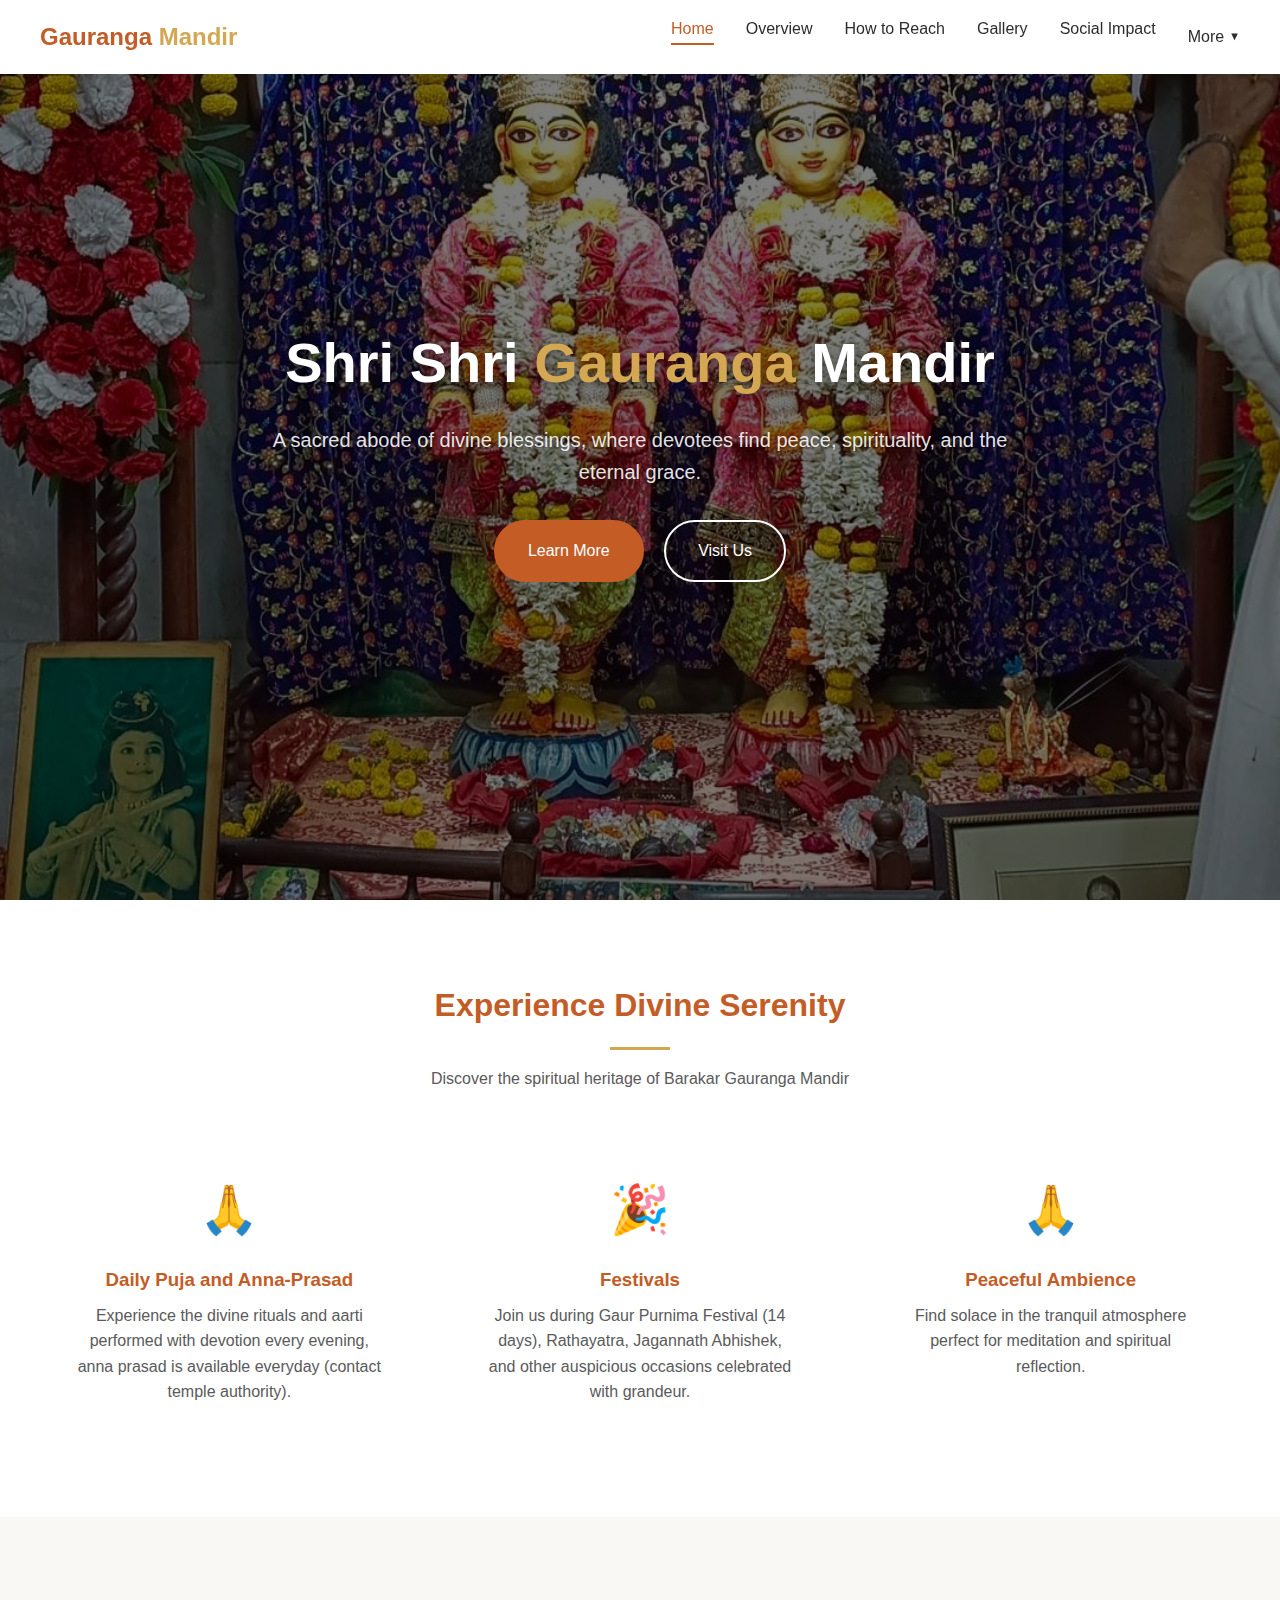
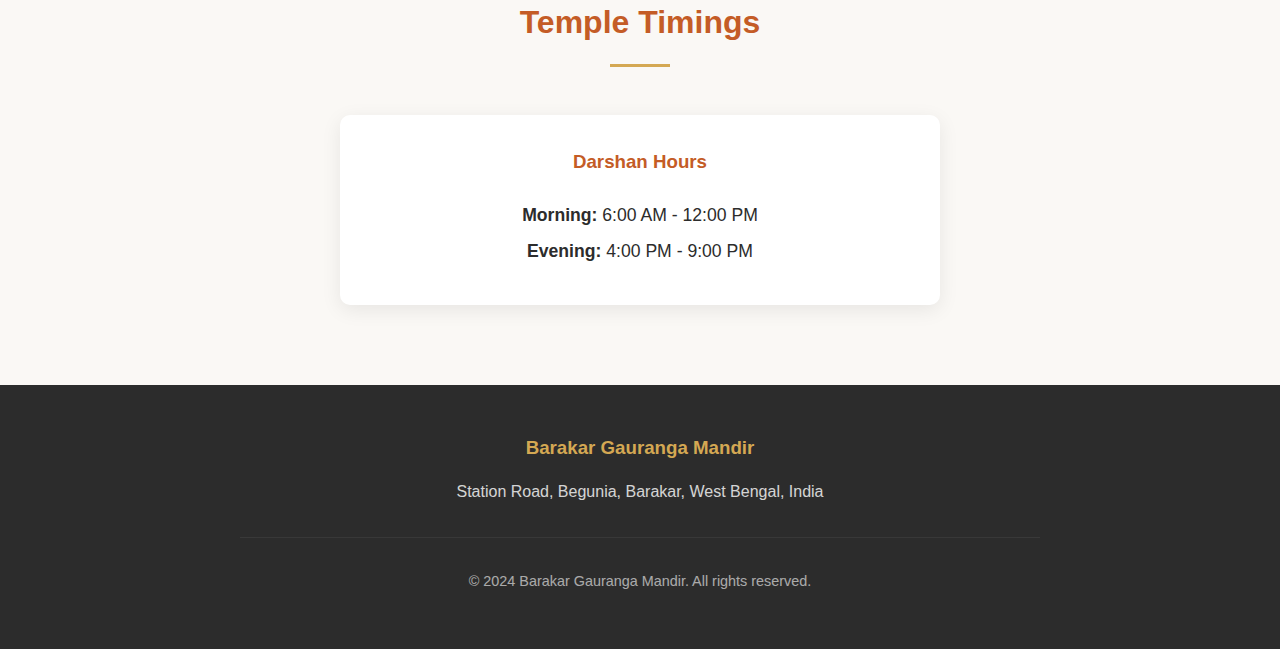
<file: index.html>
<!DOCTYPE html>
<html lang="en">
<head>
  <meta charset="UTF-8">
  <meta name="viewport" content="width=device-width, initial-scale=1.0">
  <title>Shri Shri Gauranga Mandir</title>
  <link rel="stylesheet" href="css/style.css">
</head>
<body>
  <nav>
    <div class="container">
      <a href="index.html" class="logo">Gauranga <span>Mandir</span></a>
      <div class="menu-toggle" onclick="toggleMenu()">
        <span></span>
        <span></span>
        <span></span>
      </div>
      <ul id="nav-menu">
        <li><a href="index.html" class="active">Home</a></li>
        <li><a href="overview.html">Overview</a></li>
        <li><a href="how-to-reach.html">How to Reach</a></li>
        <li><a href="gallery.html">Gallery</a></li>
        <li><a href="social-impact.html">Social Impact</a></li>
        <li class="dropdown">
          <a href="#" class="dropdown-toggle" onclick="toggleDropdown(event)">More <span class="dropdown-arrow">▼</span></a>
          <ul class="dropdown-menu">
            <li><a href="#">Events</a></li>
            <li><a href="#">Donations</a></li>
            <li><a href="#">Volunteer</a></li>
            <li><a href="#">Contact Us</a></li>
          </ul>
        </li>
      </ul>
    </div>
  </nav>

  <section class="hero">
    <div class="hero-content">
      <h1>Shri Shri <span>Gauranga</span> Mandir</h1>
      <p>A sacred abode of divine blessings, where devotees find peace, spirituality, and the eternal grace.</p>
      <a href="overview.html" class="btn">Learn More</a>
      <a href="how-to-reach.html" class="btn btn-outline">Visit Us</a>
    </div>
  </section>

  <section class="features">
    <div class="container">
      <div class="section-title">
        <h2>Experience Divine Serenity</h2>
        <div class="divider"></div>
        <p>Discover the spiritual heritage of Barakar Gauranga Mandir</p>
      </div>
      <div class="features-grid">
        <div class="feature-card">
          <div class="icon">🙏</div>
          <h3>Daily Puja and Anna-Prasad</h3>
          <p>Experience the divine rituals and aarti performed with devotion every evening, anna prasad is available everyday (contact temple authority).</p>
        </div>
        <div class="feature-card">
          <div class="icon">🎉</div>
          <h3>Festivals</h3>
          <p>Join us during Gaur Purnima Festival (14 days), Rathayatra, Jagannath Abhishek, and other auspicious occasions celebrated with grandeur.</p>
        </div>
        <div class="feature-card">
          <div class="icon">🙏</div>
          <h3>Peaceful Ambience</h3>
          <p>Find solace in the tranquil atmosphere perfect for meditation and spiritual reflection.</p>
        </div>
      </div>
    </div>
  </section>

  <section>
    <div class="container">
      <div class="section-title">
        <h2>Temple Timings</h2>
        <div class="divider"></div>
      </div>
      <div class="card" style="max-width: 600px; margin: 0 auto; text-align: center;">
        <h3 style="color: var(--primary); margin-bottom: 1.5rem;">Darshan Hours</h3>
        <p style="font-size: 1.1rem; margin-bottom: 0.5rem;"><strong>Morning:</strong> 6:00 AM - 12:00 PM</p>
        <p style="font-size: 1.1rem; margin-bottom: 0.5rem;"><strong>Evening:</strong> 4:00 PM - 9:00 PM</p>
      </div>
    </div>
  </section>

  <footer>
    <div class="container">
      <h3>Barakar Gauranga Mandir</h3>
      <p>Station Road, Begunia, Barakar, West Bengal, India</p>
      <p class="copyright">&copy; 2024 Barakar Gauranga Mandir. All rights reserved.</p>
    </div>
  </footer>

  <script src="js/main.js"></script>
</body>
</html>
</file>
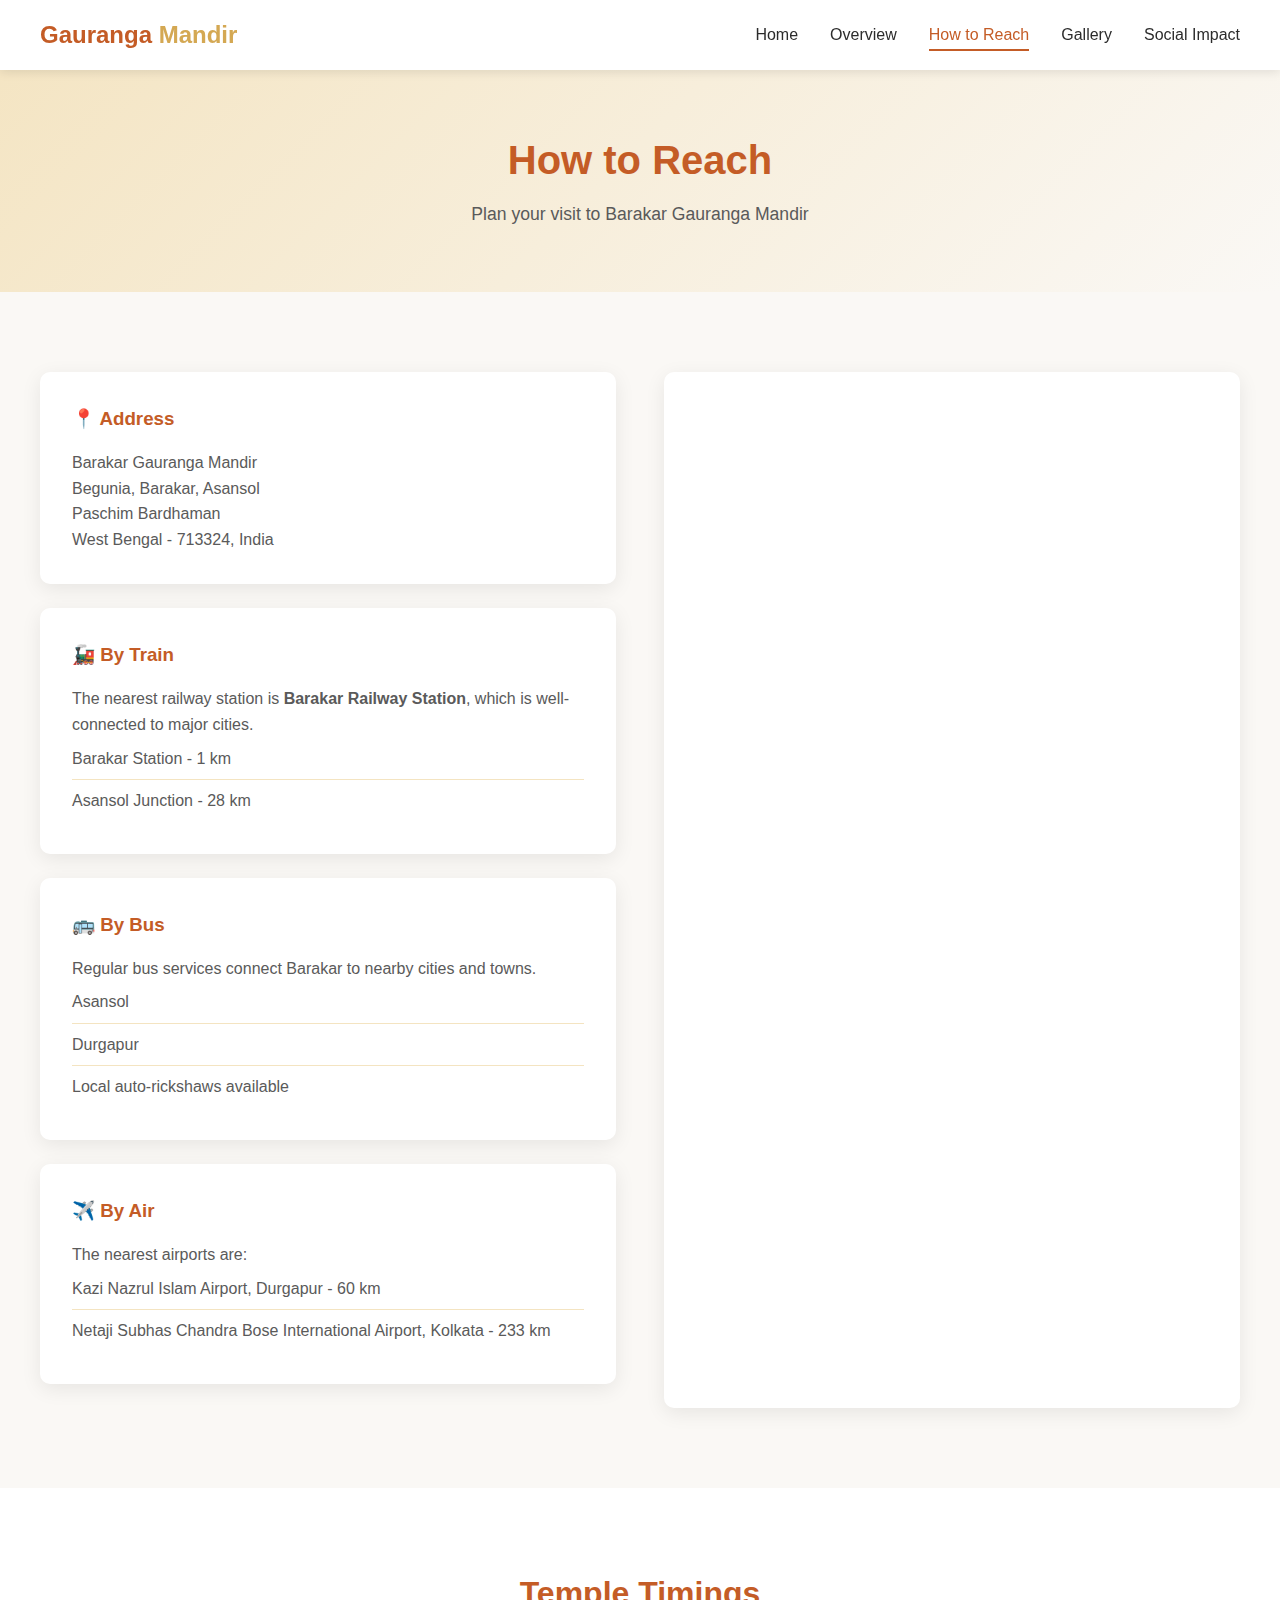
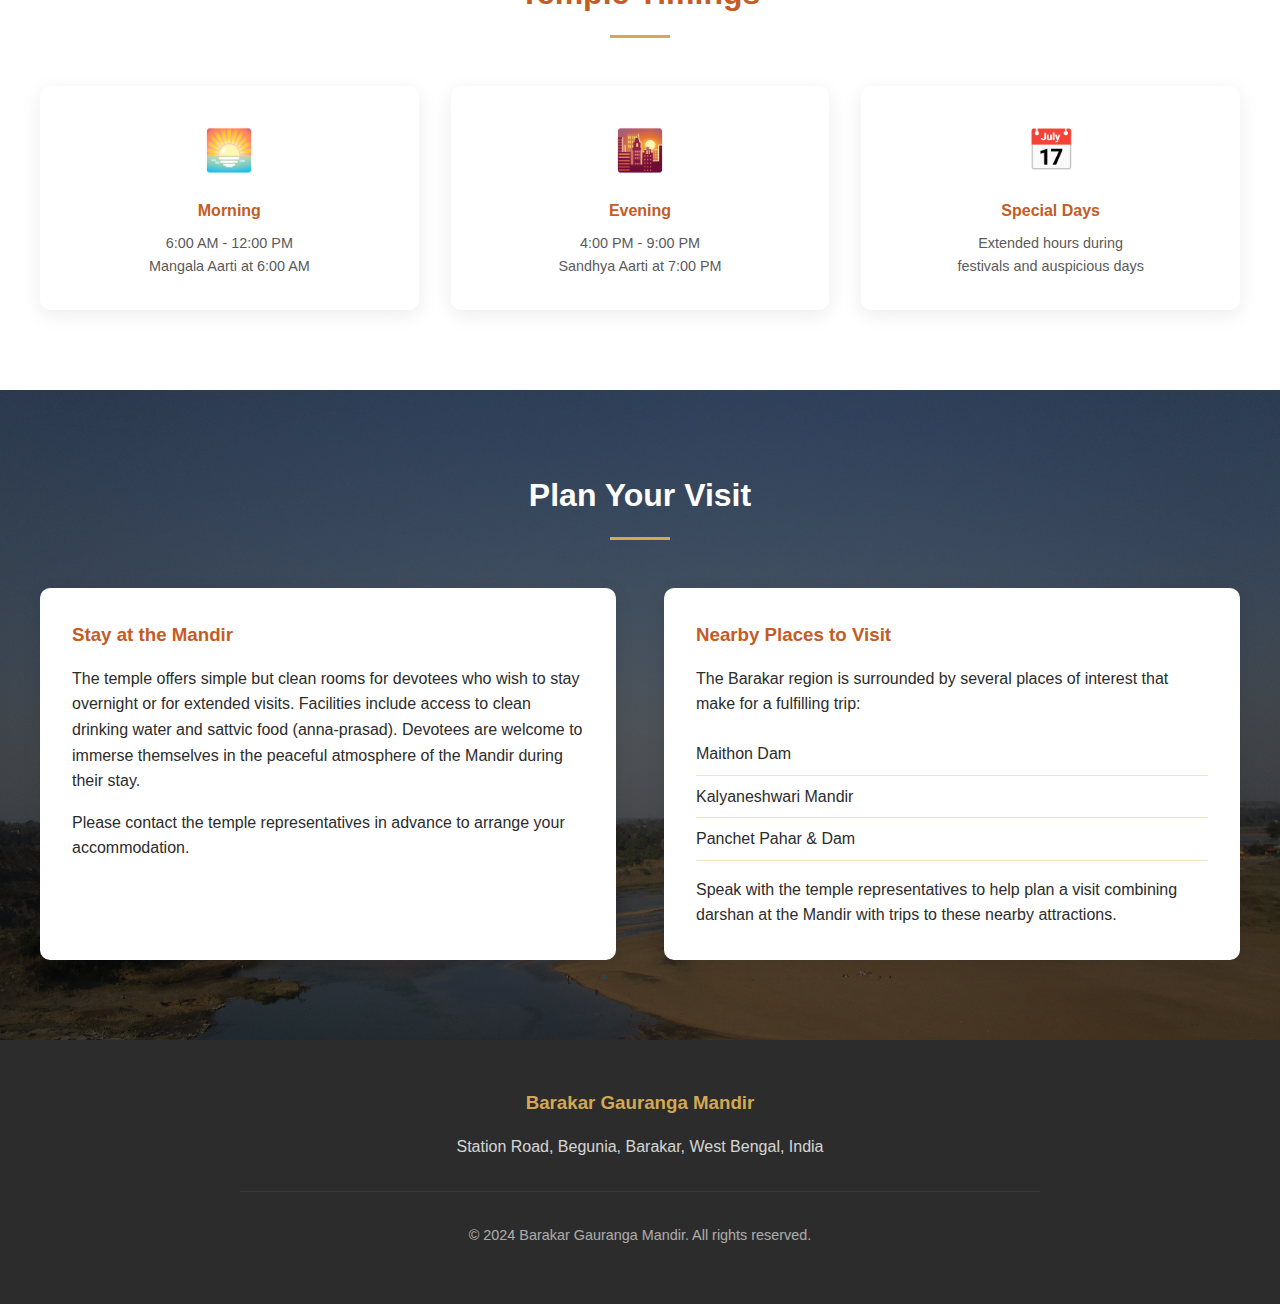
<file: how-to-reach.html>
<!DOCTYPE html>
<html lang="en">
<head>
  <meta charset="UTF-8">
  <meta name="viewport" content="width=device-width, initial-scale=1.0">
  <title>How to Reach - Barakar Gauranga Mandir</title>
  <link rel="stylesheet" href="css/style.css">
</head>
<body>
  <nav>
    <div class="container">
      <a href="index.html" class="logo">Gauranga <span>Mandir</span></a>
      <div class="menu-toggle" onclick="toggleMenu()">
        <span></span>
        <span></span>
        <span></span>
      </div>
      <ul id="nav-menu">
        <li><a href="index.html">Home</a></li>
        <li><a href="overview.html">Overview</a></li>
        <li><a href="how-to-reach.html" class="active">How to Reach</a></li>
        <li><a href="gallery.html">Gallery</a></li>
        <li><a href="social-impact.html">Social Impact</a></li>
<!--        <li class="dropdown">-->
<!--          <a href="#" class="dropdown-toggle" onclick="toggleDropdown(event)">More <span class="dropdown-arrow">▼</span></a>-->
<!--          <ul class="dropdown-menu">-->
<!--            <li><a href="#">Events</a></li>-->
<!--            <li><a href="#">Donations</a></li>-->
<!--            <li><a href="#">Volunteer</a></li>-->
<!--            <li><a href="#">Contact Us</a></li>-->
<!--          </ul>-->
<!--        </li>-->
      </ul>
    </div>
  </nav>

  <header class="page-header">
    <h1>How to Reach</h1>
    <p>Plan your visit to Barakar Gauranga Mandir</p>
  </header>

  <section>
    <div class="container">
      <div class="reach-grid">
        <div class="reach-info">
          <div class="card">
            <h3>📍 Address</h3>
            <p>Barakar Gauranga Mandir<br>
            Begunia, Barakar, Asansol<br>
            Paschim Bardhaman<br>
            West Bengal - 713324, India</p>
          </div>

          <div class="card">
            <h3>🚂 By Train</h3>
            <p>The nearest railway station is <strong>Barakar Railway Station</strong>, which is well-connected to major cities.</p>
            <ul>
              <li>Barakar Station - 1 km</li>
              <li>Asansol Junction - 28 km</li>
            </ul>
          </div>

          <div class="card">
            <h3>🚌 By Bus</h3>
            <p>Regular bus services connect Barakar to nearby cities and towns.</p>
            <ul>
              <li>Asansol</li>
              <li>Durgapur</li>
              <li>Local auto-rickshaws available</li>
            </ul>
          </div>

          <div class="card">
            <h3>✈️ By Air</h3>
            <p>The nearest airports are:</p>
            <ul>
              <li>Kazi Nazrul Islam Airport, Durgapur - 60 km</li>
              <li>Netaji Subhas Chandra Bose International Airport, Kolkata - 233 km</li>
            </ul>
          </div>
        </div>

        <div class="map-container">
          <iframe src="https://www.google.com/maps/embed?pb=!1m18!1m12!1m3!1d938984.6318010647!2d86.96925846943684!3d23.17353145326292!2m3!1f0!2f0!3f0!3m2!1i1024!2i768!4f13.1!3m3!1m2!1s0x39f6dd47afe08ee1%3A0x445f7c3ff85c96d5!2sGouranga%20Mandir%20(Barakar)!5e0!3m2!1sen!2sin!4v1771424382144!5m2!1sen!2sin" style="border:0;" allowfullscreen="" loading="lazy" referrerpolicy="no-referrer-when-downgrade"></iframe>
        </div>
      </div>
    </div>
  </section>

  <section style="background: var(--white);">
    <div class="container">
      <div class="section-title">
        <h2>Temple Timings</h2>
        <div class="divider"></div>
      </div>
      <div class="highlights">
        <div class="card highlight-item">
          <div class="icon">🌅</div>
          <h4>Morning</h4>
          <p>6:00 AM - 12:00 PM<br>Mangala Aarti at 6:00 AM</p>
        </div>
        <div class="card highlight-item">
          <div class="icon">🌇</div>
          <h4>Evening</h4>
          <p>4:00 PM - 9:00 PM<br>Sandhya Aarti at 7:00 PM</p>
        </div>
        <div class="card highlight-item">
          <div class="icon">📅</div>
          <h4>Special Days</h4>
          <p>Extended hours during<br>festivals and auspicious days</p>
        </div>
      </div>
    </div>
  </section>

  <section style="background: linear-gradient(rgba(0,0,0,0.6), rgba(0,0,0,0.6)), url('images/Barakar_River3.JPG') center/cover no-repeat;">
    <div class="container">
      <div class="section-title">
        <h2 style="color: var(--white);">Plan Your Visit</h2>
        <div class="divider"></div>
      </div>
      <div class="reach-grid">
        <div class="card">
          <h3 style="color: var(--primary); margin-bottom: 1rem;">Stay at the Mandir</h3>
          <p style="margin-bottom: 1rem;">The temple offers simple but clean rooms for devotees who wish to stay overnight or for extended visits. Facilities include access to clean drinking water and sattvic food (anna-prasad). Devotees are welcome to immerse themselves in the peaceful atmosphere of the Mandir during their stay.</p>
          <p>Please contact the temple representatives in advance to arrange your accommodation.</p>
        </div>
        <div class="card">
          <h3 style="color: var(--primary); margin-bottom: 1rem;">Nearby Places to Visit</h3>
          <p style="margin-bottom: 1rem;">The Barakar region is surrounded by several places of interest that make for a fulfilling trip:</p>
          <ul style="list-style: none; padding: 0;">
            <li style="padding: 0.5rem 0; border-bottom: 1px solid var(--secondary);">Maithon Dam</li>
            <li style="padding: 0.5rem 0; border-bottom: 1px solid var(--secondary);">Kalyaneshwari Mandir</li>
            <li style="padding: 0.5rem 0; border-bottom: 1px solid var(--secondary);">Panchet Pahar &amp; Dam</li>
          </ul>
          <p style="margin-top: 1rem;">Speak with the temple representatives to help plan a visit combining darshan at the Mandir with trips to these nearby attractions.</p>
        </div>
      </div>
    </div>
  </section>

  <footer>
    <div class="container">
      <h3>Barakar Gauranga Mandir</h3>
      <p>Station Road, Begunia, Barakar, West Bengal, India</p>
      <p class="copyright">&copy; 2024 Barakar Gauranga Mandir. All rights reserved.</p>
    </div>
  </footer>

  <script src="js/main.js"></script>
</body>
</html>
</file>
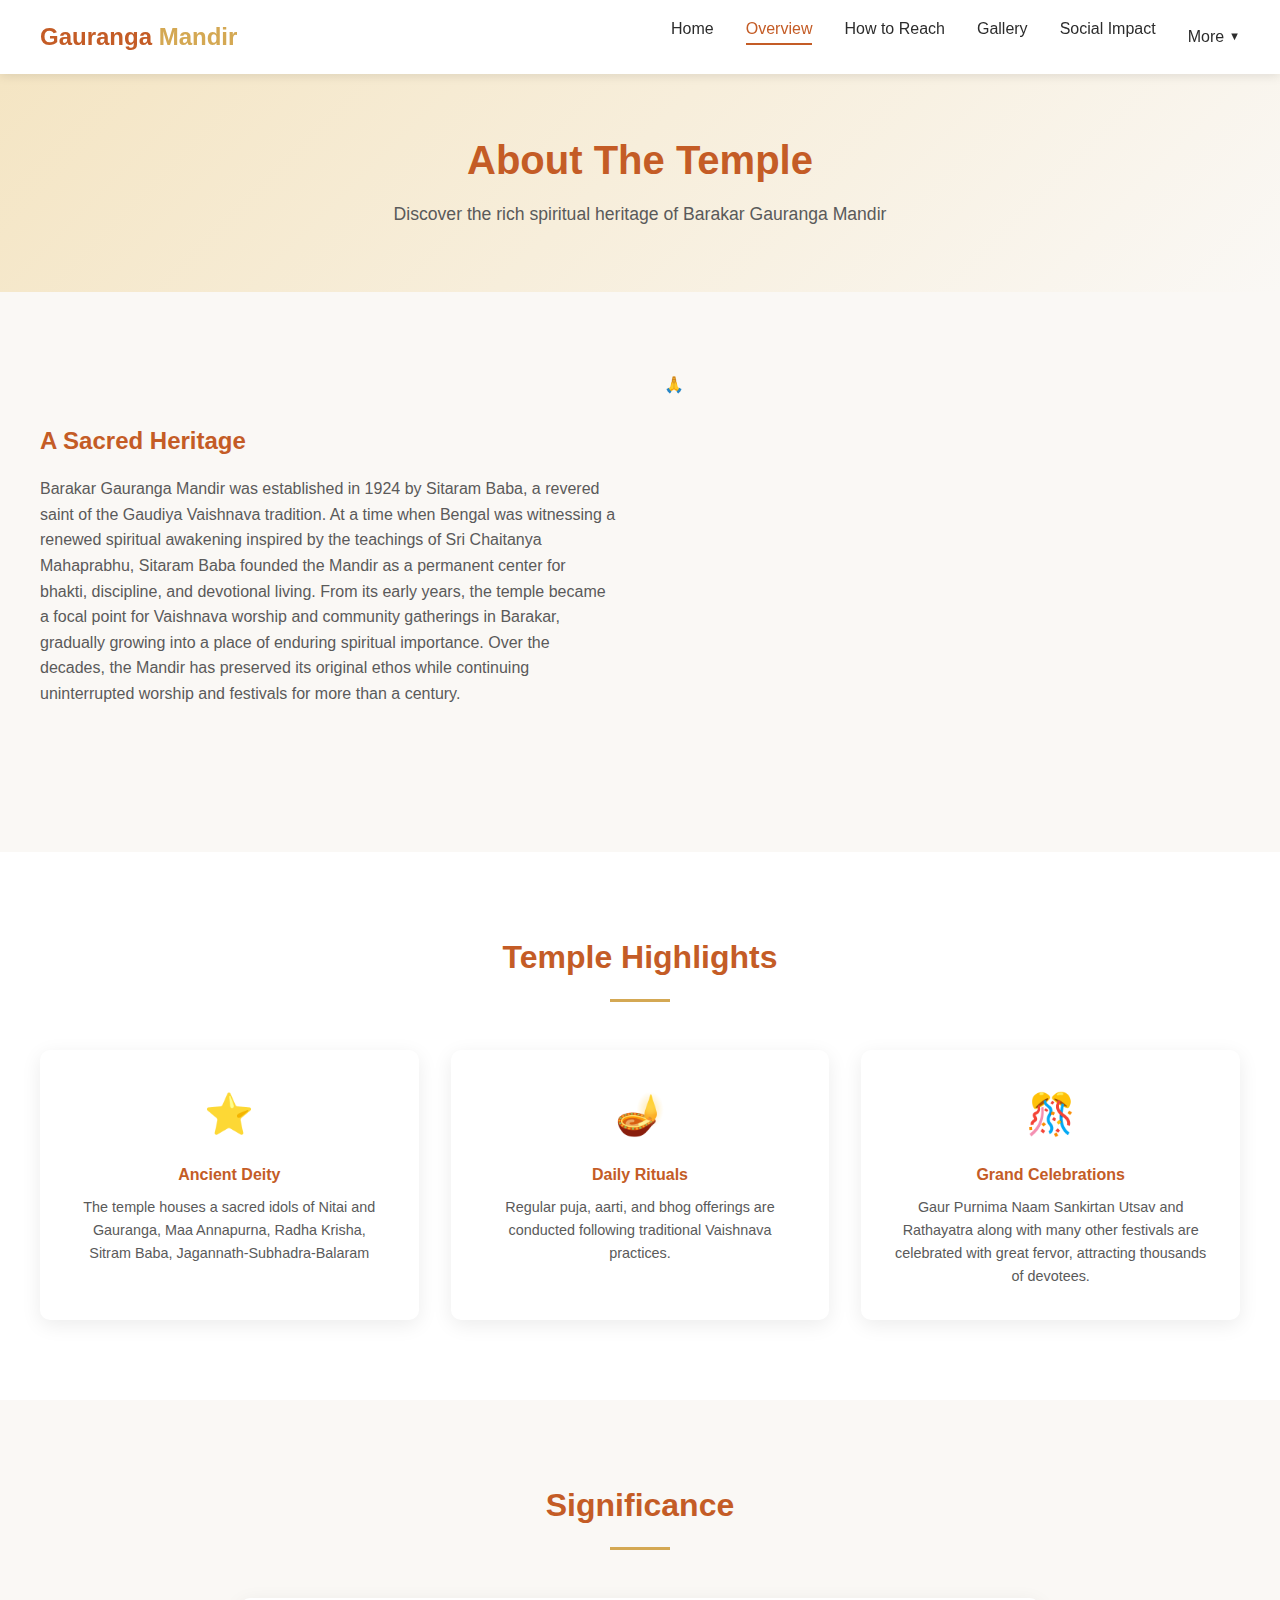
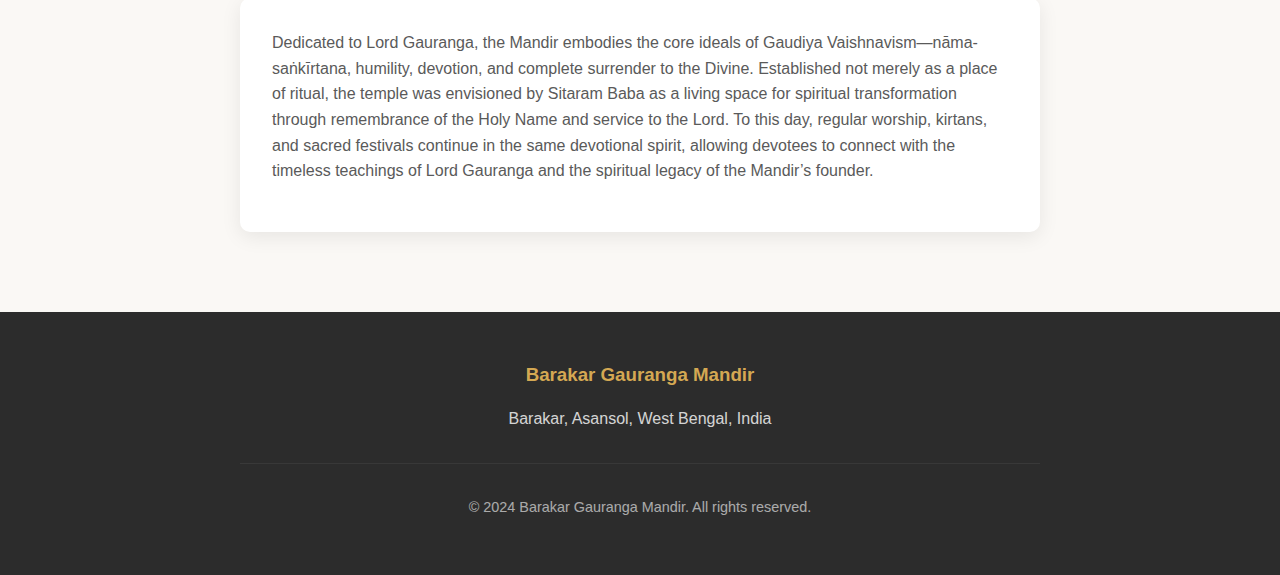
<file: overview.html>
<!DOCTYPE html>
<html lang="en">
<head>
  <meta charset="UTF-8">
  <meta name="viewport" content="width=device-width, initial-scale=1.0">
  <title>Overview - Barakar Gauranga Mandir</title>
  <link rel="stylesheet" href="css/style.css">
</head>
<body>
  <nav>
    <div class="container">
      <a href="index.html" class="logo">Gauranga <span>Mandir</span></a>
      <div class="menu-toggle" onclick="toggleMenu()">
        <span></span>
        <span></span>
        <span></span>
      </div>
      <ul id="nav-menu">
        <li><a href="index.html">Home</a></li>
        <li><a href="overview.html" class="active">Overview</a></li>
        <li><a href="how-to-reach.html">How to Reach</a></li>
        <li><a href="gallery.html">Gallery</a></li>
        <li><a href="social-impact.html">Social Impact</a></li>
        <li class="dropdown">
          <a href="#" class="dropdown-toggle" onclick="toggleDropdown(event)">More <span class="dropdown-arrow">▼</span></a>
          <ul class="dropdown-menu">
            <li><a href="#">Events</a></li>
            <li><a href="#">Donations</a></li>
            <li><a href="#">Volunteer</a></li>
            <li><a href="#">Contact Us</a></li>
          </ul>
        </li>
      </ul>
    </div>
  </nav>

  <header class="page-header">
    <h1>About The Temple</h1>
    <p>Discover the rich spiritual heritage of Barakar Gauranga Mandir</p>
  </header>

  <section>
    <div class="container">
      <div class="overview-content">
        <div class="overview-text">
          <h3>A Sacred Heritage</h3>
          <p>Barakar Gauranga Mandir was established in 1924 by Sitaram Baba, a revered saint of the Gaudiya Vaishnava tradition. At a time when Bengal was witnessing a renewed spiritual awakening inspired by the teachings of Sri Chaitanya Mahaprabhu, Sitaram Baba founded the Mandir as a permanent center for bhakti, discipline, and devotional living. From its early years, the temple became a focal point for Vaishnava worship and community gatherings in Barakar, gradually growing into a place of enduring spiritual importance. Over the decades, the Mandir has preserved its original ethos while continuing uninterrupted worship and festivals for more than a century.</p>
        </div>
        <div class="overview-image">
          🙏
        </div>
      </div>
    </div>
  </section>

  <section style="background: var(--white);">
    <div class="container">
      <div class="section-title">
        <h2>Temple Highlights</h2>
        <div class="divider"></div>
      </div>
      <div class="highlights">
        <div class="card highlight-item">
          <div class="icon">⭐</div>
          <h4>Ancient Deity</h4>
          <p>The temple houses a sacred idols of Nitai and Gauranga, Maa Annapurna, Radha Krisha, Sitram Baba, Jagannath-Subhadra-Balaram</p>
        </div>
        <div class="card highlight-item">
          <div class="icon">🪔</div>
          <h4>Daily Rituals</h4>
          <p>Regular puja, aarti, and bhog offerings are conducted following traditional Vaishnava practices.</p>
        </div>
        <div class="card highlight-item">
          <div class="icon">🎊</div>
          <h4>Grand Celebrations</h4>
          <p>Gaur Purnima Naam Sankirtan Utsav and Rathayatra along with many other festivals are celebrated with great fervor, attracting thousands of devotees.</p>
        </div>
      </div>
    </div>
  </section>

  <section>
    <div class="container">
      <div class="section-title">
        <h2>Significance</h2>
        <div class="divider"></div>
      </div>
      <div class="card" style="max-width: 800px; margin: 0 auto;">
        <p style="color: var(--text-light); margin-bottom: 1rem;">Dedicated to Lord Gauranga, the Mandir embodies the core ideals of Gaudiya Vaishnavism—nāma-saṅkīrtana, humility, devotion, and complete surrender to the Divine. Established not merely as a place of ritual, the temple was envisioned by Sitaram Baba as a living space for spiritual transformation through remembrance of the Holy Name and service to the Lord. To this day, regular worship, kirtans, and sacred festivals continue in the same devotional spirit, allowing devotees to connect with the timeless teachings of Lord Gauranga and the spiritual legacy of the Mandir’s founder.</p>
      </div>
    </div>
  </section>

  <footer>
    <div class="container">
      <h3>Barakar Gauranga Mandir</h3>
      <p>Barakar, Asansol, West Bengal, India</p>
      <p class="copyright">&copy; 2024 Barakar Gauranga Mandir. All rights reserved.</p>
    </div>
  </footer>

  <script src="js/main.js"></script>
</body>
</html>
</file>
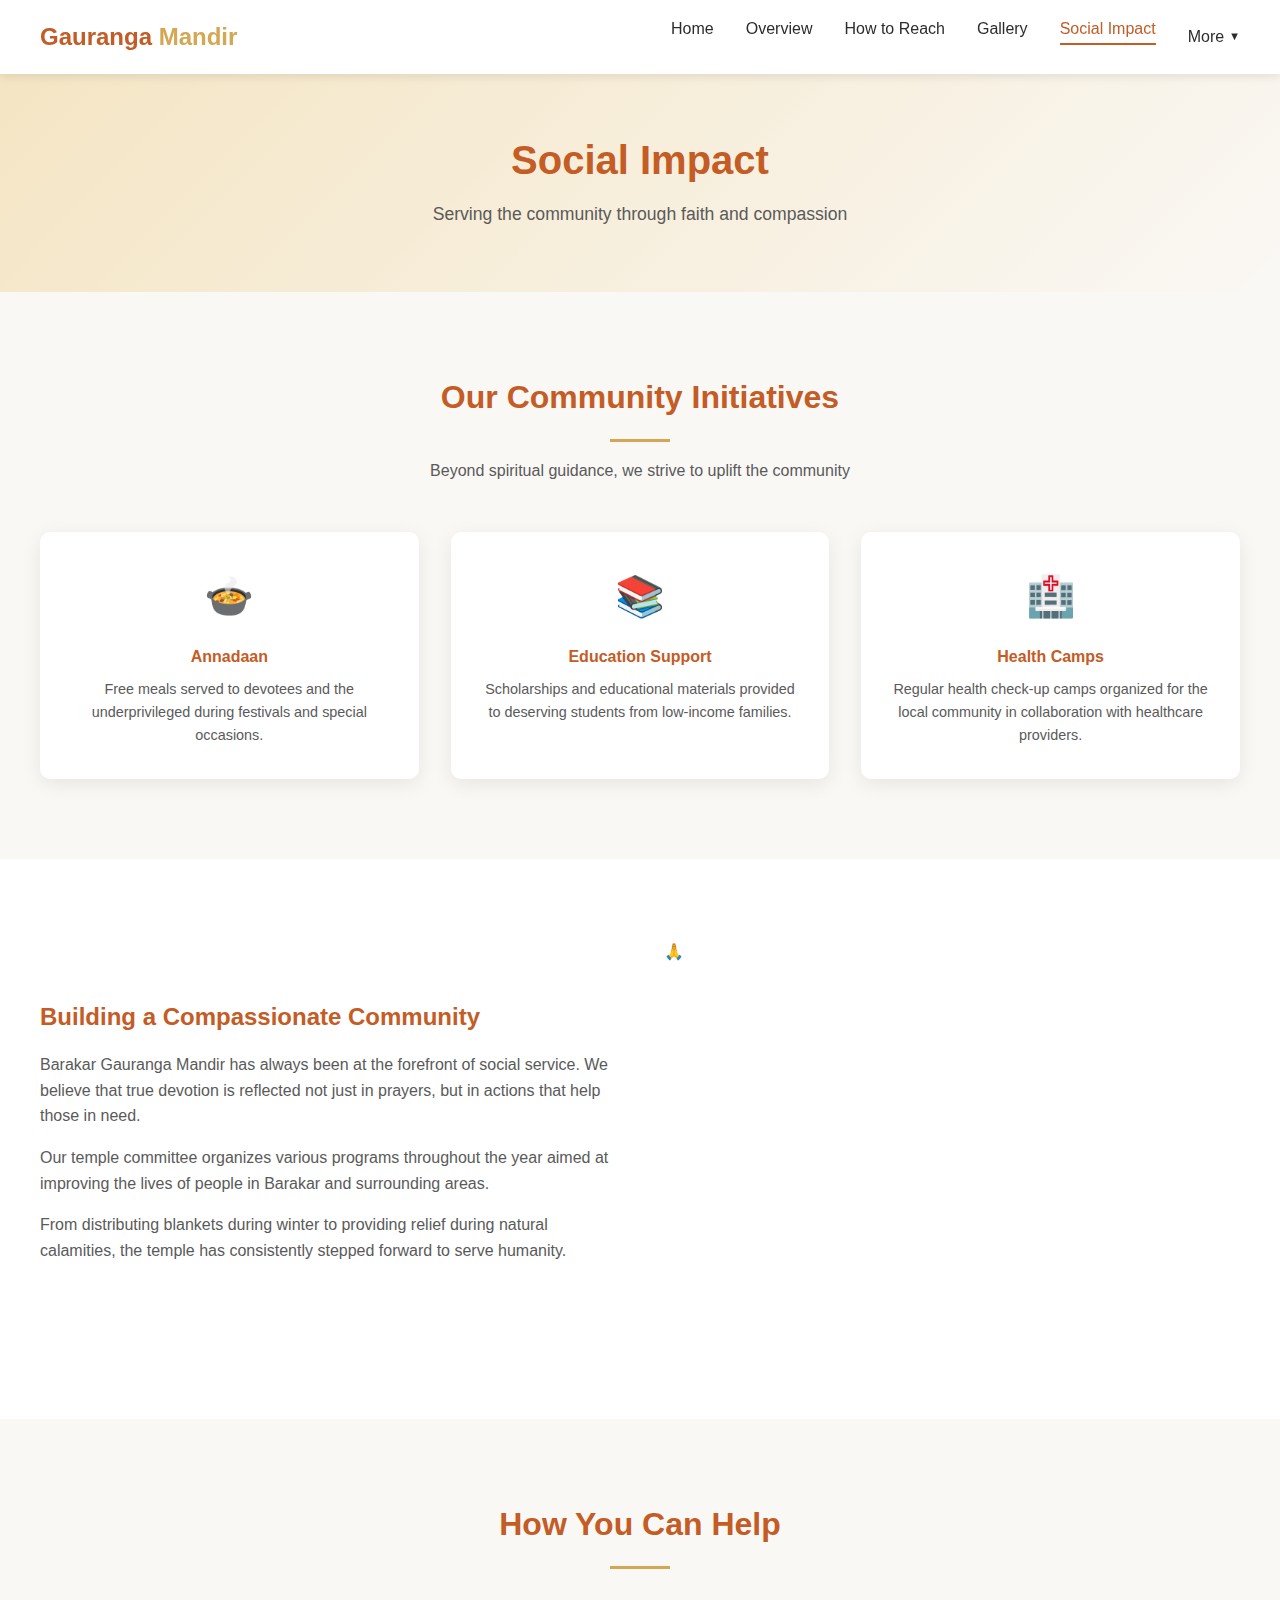
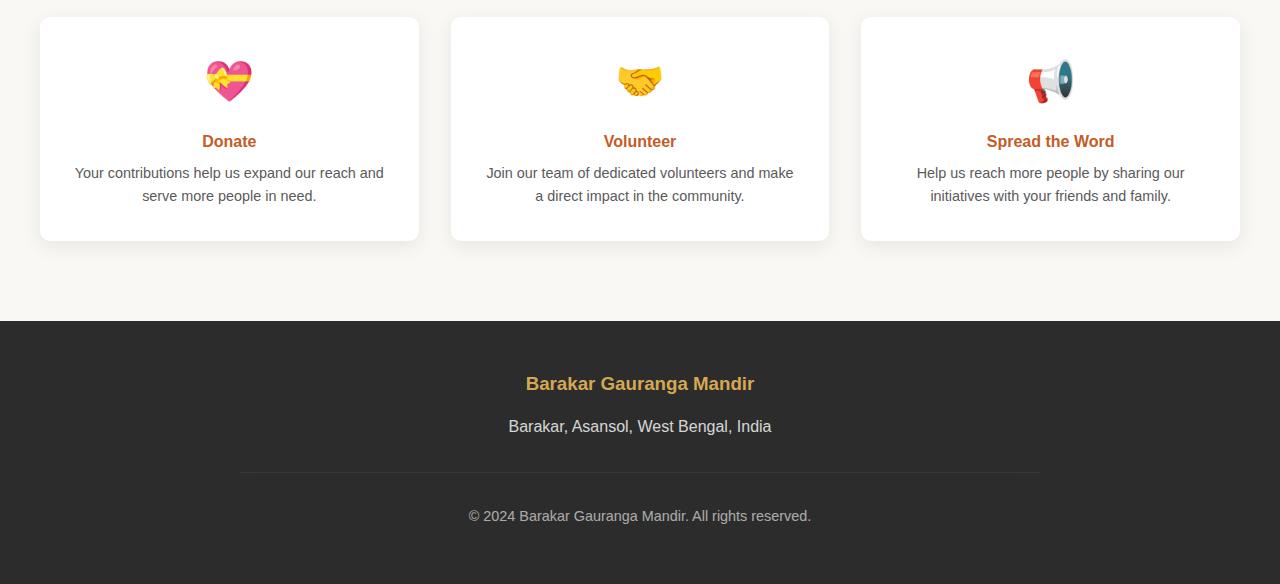
<file: social-impact.html>
<!DOCTYPE html>
<html lang="en">
<head>
  <meta charset="UTF-8">
  <meta name="viewport" content="width=device-width, initial-scale=1.0">
  <title>Social Impact - Barakar Gauranga Mandir</title>
  <link rel="stylesheet" href="css/style.css">
</head>
<body>
  <nav>
    <div class="container">
      <a href="index.html" class="logo">Gauranga <span>Mandir</span></a>
      <div class="menu-toggle" onclick="toggleMenu()">
        <span></span>
        <span></span>
        <span></span>
      </div>
      <ul id="nav-menu">
        <li><a href="index.html">Home</a></li>
        <li><a href="overview.html">Overview</a></li>
        <li><a href="how-to-reach.html">How to Reach</a></li>
        <li><a href="gallery.html">Gallery</a></li>
        <li><a href="social-impact.html" class="active">Social Impact</a></li>
        <li class="dropdown">
          <a href="#" class="dropdown-toggle" onclick="toggleDropdown(event)">More <span class="dropdown-arrow">▼</span></a>
          <ul class="dropdown-menu">
            <li><a href="#">Events</a></li>
            <li><a href="#">Donations</a></li>
            <li><a href="#">Volunteer</a></li>
            <li><a href="#">Contact Us</a></li>
          </ul>
        </li>
      </ul>
    </div>
  </nav>

  <header class="page-header">
    <h1>Social Impact</h1>
    <p>Serving the community through faith and compassion</p>
  </header>

  <section>
    <div class="container">
      <div class="section-title">
        <h2>Our Community Initiatives</h2>
        <div class="divider"></div>
        <p>Beyond spiritual guidance, we strive to uplift the community</p>
      </div>
      <div class="highlights">
        <div class="card highlight-item">
          <div class="icon">🍲</div>
          <h4>Annadaan</h4>
          <p>Free meals served to devotees and the underprivileged during festivals and special occasions.</p>
        </div>
        <div class="card highlight-item">
          <div class="icon">📚</div>
          <h4>Education Support</h4>
          <p>Scholarships and educational materials provided to deserving students from low-income families.</p>
        </div>
        <div class="card highlight-item">
          <div class="icon">🏥</div>
          <h4>Health Camps</h4>
          <p>Regular health check-up camps organized for the local community in collaboration with healthcare providers.</p>
        </div>
      </div>
    </div>
  </section>

  <section style="background: var(--white);">
    <div class="container">
      <div class="overview-content">
        <div class="overview-text">
          <h3>Building a Compassionate Community</h3>
          <p>Barakar Gauranga Mandir has always been at the forefront of social service. We believe that true devotion is reflected not just in prayers, but in actions that help those in need.</p>
          <p>Our temple committee organizes various programs throughout the year aimed at improving the lives of people in Barakar and surrounding areas.</p>
          <p>From distributing blankets during winter to providing relief during natural calamities, the temple has consistently stepped forward to serve humanity.</p>
        </div>
        <div class="overview-image">
          🙏
        </div>
      </div>
    </div>
  </section>

  <section>
    <div class="container">
      <div class="section-title">
        <h2>How You Can Help</h2>
        <div class="divider"></div>
      </div>
      <div class="highlights">
        <div class="card highlight-item">
          <div class="icon">💝</div>
          <h4>Donate</h4>
          <p>Your contributions help us expand our reach and serve more people in need.</p>
        </div>
        <div class="card highlight-item">
          <div class="icon">🤝</div>
          <h4>Volunteer</h4>
          <p>Join our team of dedicated volunteers and make a direct impact in the community.</p>
        </div>
        <div class="card highlight-item">
          <div class="icon">📢</div>
          <h4>Spread the Word</h4>
          <p>Help us reach more people by sharing our initiatives with your friends and family.</p>
        </div>
      </div>
    </div>
  </section>

  <footer>
    <div class="container">
      <h3>Barakar Gauranga Mandir</h3>
      <p>Barakar, Asansol, West Bengal, India</p>
      <p class="copyright">&copy; 2024 Barakar Gauranga Mandir. All rights reserved.</p>
    </div>
  </footer>

  <script src="js/main.js"></script>
</body>
</html>
</file>
<file: css/style.css>
/* Barakar Gauranga Mandir - Elegant Temple Website */

:root {
  --primary: #c45c26;
  --primary-dark: #a04a1e;
  --secondary: #f4e4c1;
  --accent: #d4a853;
  --text-dark: #2c2c2c;
  --text-light: #5a5a5a;
  --white: #ffffff;
  --cream: #faf8f5;
}

* {
  margin: 0;
  padding: 0;
  box-sizing: border-box;
}

html {
  scroll-behavior: smooth;
}

body {
  font-family: 'Segoe UI', Tahoma, Geneva, Verdana, sans-serif;
  line-height: 1.6;
  color: var(--text-dark);
  background-color: var(--cream);
}

/* Navigation */
nav {
  background: var(--white);
  padding: 1rem 2rem;
  position: fixed;
  width: 100%;
  top: 0;
  z-index: 1000;
  box-shadow: 0 2px 10px rgba(0, 0, 0, 0.1);
}

nav .container {
  max-width: 1200px;
  margin: 0 auto;
  display: flex;
  justify-content: space-between;
  align-items: center;
}

nav .logo {
  font-size: 1.5rem;
  font-weight: 600;
  color: var(--primary);
  text-decoration: none;
}

nav .logo span {
  color: var(--accent);
}

nav ul {
  display: flex;
  list-style: none;
  gap: 2rem;
}

nav ul li a {
  text-decoration: none;
  color: var(--text-dark);
  font-weight: 500;
  transition: color 0.3s ease;
  padding: 0.5rem 0;
  position: relative;
}

nav ul li a:hover,
nav ul li a.active {
  color: var(--primary);
}

nav ul li a::after {
  content: '';
  position: absolute;
  bottom: 0;
  left: 0;
  width: 0;
  height: 2px;
  background: var(--primary);
  transition: width 0.3s ease;
}

nav ul li a:hover::after,
nav ul li a.active::after {
  width: 100%;
}

/* Dropdown Menu */
.dropdown {
  position: relative;
}

.dropdown-toggle {
  cursor: pointer;
  display: flex;
  align-items: center;
  gap: 0.3rem;
}

.dropdown-toggle::after {
  content: '';
  border: none;
  background: none;
}

.dropdown-arrow {
  font-size: 0.7rem;
  transition: transform 0.3s ease;
}

.dropdown:hover .dropdown-arrow {
  transform: rotate(180deg);
}

.dropdown-menu {
  position: absolute;
  top: 100%;
  right: 0;
  background: var(--white);
  min-width: 180px;
  border-radius: 8px;
  box-shadow: 0 5px 20px rgba(0, 0, 0, 0.15);
  opacity: 0;
  visibility: hidden;
  transform: translateY(10px);
  transition: all 0.3s ease;
  padding: 0.5rem 0;
  margin-top: 0.5rem;
}

.dropdown:hover .dropdown-menu {
  opacity: 1;
  visibility: visible;
  transform: translateY(0);
}

.dropdown-menu li {
  padding: 0;
}

.dropdown-menu li a {
  display: block;
  padding: 0.75rem 1.25rem;
  color: var(--text-dark);
  font-weight: 400;
  transition: all 0.2s ease;
}

.dropdown-menu li a:hover {
  background: var(--secondary);
  color: var(--primary);
}

.dropdown-menu li a::after {
  display: none;
}

/* Mobile menu toggle */
.menu-toggle {
  display: none;
  flex-direction: column;
  cursor: pointer;
  gap: 5px;
}

.menu-toggle span {
  width: 25px;
  height: 3px;
  background: var(--primary);
  transition: 0.3s;
}

/* Hero Section */
.hero {
  height: 100vh;
  display: flex;
  align-items: center;
  justify-content: center;
  text-align: center;
  background: url('../images/home-bg-1.jpg') center top / cover no-repeat;
  padding: 2rem;
  position: relative;
  overflow: hidden;
}

.hero::before {
  content: '';
  position: absolute;
  top: 0;
  left: 0;
  right: 0;
  bottom: 0;
  background: rgba(0, 0, 0, 0.5);
}

.hero-content {
  position: relative;
  z-index: 1;
  max-width: 800px;
}

.hero h1 {
  font-size: 3.5rem;
  color: var(--white);
  margin-bottom: 1rem;
  font-weight: 700;
  text-shadow: 0 2px 8px rgba(0, 0, 0, 0.4);
}

.hero h1 span {
  color: var(--accent);
}

.hero p {
  font-size: 1.25rem;
  color: rgba(255, 255, 255, 0.9);
  margin-bottom: 2rem;
  text-shadow: 0 1px 4px rgba(0, 0, 0, 0.4);
}

.btn {
  display: inline-block;
  padding: 1rem 2rem;
  background: var(--primary);
  color: var(--white);
  text-decoration: none;
  border-radius: 50px;
  font-weight: 500;
  transition: all 0.3s ease;
  border: 2px solid var(--primary);
}

.btn:hover {
  background: transparent;
  color: var(--primary);
}

.btn-outline {
  background: transparent;
  color: var(--white);
  border-color: var(--white);
  margin-left: 1rem;
}

.btn-outline:hover {
  background: var(--white);
  color: var(--primary);
}

/* Page Header */
.page-header {
  padding: 8rem 2rem 4rem;
  text-align: center;
  background: linear-gradient(135deg, var(--secondary) 0%, var(--cream) 100%);
}

.page-header h1 {
  font-size: 2.5rem;
  color: var(--primary);
  margin-bottom: 0.5rem;
}

.page-header p {
  color: var(--text-light);
  font-size: 1.1rem;
}

.page-header-bg {
  background: url('../images/radha-krishna.jpg') center top / cover no-repeat;
  position: relative;
  padding: 15rem 2rem 5rem;
}

.page-header-bg::before {
  content: '';
  position: absolute;
  top: 0;
  left: 0;
  right: 0;
  bottom: 0;
  background: rgba(0, 0, 0, 0.55);
}

.page-header-bg h1 {
  color: var(--white);
  position: relative;
  text-shadow: 0 2px 8px rgba(0, 0, 0, 0.4);
}

.page-header-bg p {
  color: rgba(255, 255, 255, 0.9);
  position: relative;
  text-shadow: 0 1px 4px rgba(0, 0, 0, 0.4);
}

/* Sections */
section {
  padding: 5rem 2rem;
}

.container {
  max-width: 1200px;
  margin: 0 auto;
}

.section-title {
  text-align: center;
  margin-bottom: 3rem;
}

.section-title h2 {
  font-size: 2rem;
  color: var(--primary);
  margin-bottom: 0.5rem;
}

.section-title p {
  color: var(--text-light);
}

/* Decorative divider */
.divider {
  width: 60px;
  height: 3px;
  background: var(--accent);
  margin: 1rem auto;
}

/* Content Cards */
.card {
  background: var(--white);
  padding: 2rem;
  border-radius: 10px;
  box-shadow: 0 5px 20px rgba(0, 0, 0, 0.08);
  transition: transform 0.3s ease;
}

.card:hover {
  transform: translateY(-5px);
}

/* Overview Page */
.overview-content {
  display: grid;
  grid-template-columns: 1fr 1fr;
  gap: 3rem;
  align-items: center;
}

.overview-text h3 {
  font-size: 1.5rem;
  color: var(--primary);
  margin-bottom: 1rem;
}

.overview-text p {
  color: var(--text-light);
  margin-bottom: 1rem;
}

.overview-image {
  height: 400px;
  border-radius: 10px;
  overflow: hidden;
}

.overview-image img {
  width: 100%;
  height: 100%;
  object-fit: cover;
  border-radius: 10px;
}

/* Gallery Preview */
.gallery-preview {
  display: block;
  max-width: 800px;
  margin: 2.5rem auto 0;
  text-decoration: none;
  background: var(--white);
  border-radius: 10px;
  overflow: hidden;
  box-shadow: 0 5px 20px rgba(0, 0, 0, 0.08);
  transition: transform 0.3s ease;
}

.gallery-preview:hover {
  transform: translateY(-5px);
}

.gallery-preview-images {
  display: grid;
  grid-template-columns: repeat(4, 1fr);
  gap: 3px;
}

.gallery-preview-images img {
  width: 100%;
  height: 150px;
  object-fit: cover;
}

.gallery-preview-link {
  text-align: center;
  padding: 1rem;
  color: var(--primary);
  font-weight: 600;
  font-size: 1rem;
}

@media (max-width: 768px) {
  .gallery-preview-images {
    grid-template-columns: repeat(2, 1fr);
  }

  .gallery-preview-images img {
    height: 120px;
  }
}

/* Highlights */
.highlights {
  display: grid;
  grid-template-columns: repeat(auto-fit, minmax(250px, 1fr));
  gap: 2rem;
  margin-top: 3rem;
}

a.highlight-link {
  text-decoration: none;
  color: inherit;
}

a.highlight-link:hover {
  border-bottom: 3px solid var(--primary);
}

.highlight-item {
  text-align: center;
  padding: 2rem;
}

.highlight-item .icon {
  font-size: 2.5rem;
  margin-bottom: 1rem;
}

.highlight-item h4 {
  color: var(--primary);
  margin-bottom: 0.5rem;
}

.highlight-item p {
  color: var(--text-light);
  font-size: 0.9rem;
}

/* How to Reach */
.reach-grid {
  display: grid;
  grid-template-columns: 1fr 1fr;
  gap: 3rem;
}

.reach-info .card {
  margin-bottom: 1.5rem;
}

.reach-info h3 {
  color: var(--primary);
  margin-bottom: 1rem;
  display: flex;
  align-items: center;
  gap: 0.5rem;
}

.reach-info p {
  color: var(--text-light);
}

.reach-info ul {
  list-style: none;
  color: var(--text-light);
}

.reach-info ul li {
  padding: 0.5rem 0;
  border-bottom: 1px solid var(--secondary);
}

.reach-info ul li:last-child {
  border-bottom: none;
}

.map-container {
  background: var(--white);
  border-radius: 10px;
  overflow: hidden;
  box-shadow: 0 5px 20px rgba(0, 0, 0, 0.08);
  height: 100%;
  min-height: 400px;
}

.map-container iframe {
  width: 100%;
  height: 100%;
  border: none;
}

.map-placeholder {
  height: 100%;
  display: flex;
  flex-direction: column;
  align-items: center;
  justify-content: center;
  background: linear-gradient(135deg, var(--secondary) 0%, var(--cream) 100%);
  color: var(--text-light);
}

.map-placeholder .icon {
  font-size: 4rem;
  margin-bottom: 1rem;
}

/* Gallery */
.gallery-grid {
  display: grid;
  grid-template-columns: repeat(auto-fit, minmax(300px, 1fr));
  gap: 1.5rem;
}

.gallery-item {
  position: relative;
  height: 250px;
  border-radius: 10px;
  overflow: hidden;
  background: linear-gradient(135deg, var(--secondary) 0%, var(--accent) 100%);
  cursor: pointer;
  transition: transform 0.3s ease;
}

.gallery-item:hover {
  transform: scale(1.02);
}

.gallery-item img {
  width: 100%;
  height: 100%;
  object-fit: cover;
  transition: transform 0.3s ease;
}

.gallery-item.focus-top img {
  object-position: center 10%;
}

.gallery-item:hover img {
  transform: scale(1.1);
}

.gallery-caption {
  position: absolute;
  bottom: 0;
  left: 0;
  right: 0;
  padding: 2rem 1rem 1rem;
  background: linear-gradient(transparent, rgba(0, 0, 0, 0.7));
  color: var(--white);
  font-size: 0.95rem;
  font-weight: 500;
  opacity: 0;
  transition: opacity 0.3s ease;
}

.gallery-item:hover .gallery-caption {
  opacity: 1;
}

/* Lightbox */
.lightbox {
  display: none;
  position: fixed;
  top: 0;
  left: 0;
  width: 100%;
  height: 100%;
  background: rgba(0, 0, 0, 0.9);
  z-index: 2000;
  align-items: center;
  justify-content: center;
  flex-direction: column;
}

.lightbox.active {
  display: flex;
}

.lightbox img {
  max-width: 90%;
  max-height: 80vh;
  object-fit: contain;
  border-radius: 4px;
}

.lightbox-close {
  position: absolute;
  top: 1rem;
  right: 1.5rem;
  background: none;
  border: none;
  color: var(--white);
  font-size: 2.5rem;
  cursor: pointer;
  z-index: 2001;
  line-height: 1;
}

.lightbox-prev,
.lightbox-next {
  position: absolute;
  top: 50%;
  transform: translateY(-50%);
  background: none;
  border: none;
  color: var(--white);
  font-size: 2.5rem;
  cursor: pointer;
  padding: 1rem;
  z-index: 2001;
}

.lightbox-prev { left: 1rem; }
.lightbox-next { right: 1rem; }

.lightbox-prev:hover,
.lightbox-next:hover,
.lightbox-close:hover {
  color: var(--accent);
}

.lightbox-caption {
  color: var(--white);
  margin-top: 1rem;
  font-size: 1.1rem;
}

/* Features on Landing */
.features {
  background: var(--white);
}

.features-grid {
  display: grid;
  grid-template-columns: repeat(3, 1fr);
  gap: 2rem;
}

.feature-card {
  text-align: center;
  padding: 2rem;
}

.feature-card .icon {
  font-size: 3rem;
  margin-bottom: 1rem;
}

.feature-card h3 {
  color: var(--primary);
  margin-bottom: 0.5rem;
}

.feature-card p {
  color: var(--text-light);
}

/* Footer */
footer {
  background: var(--text-dark);
  color: var(--white);
  padding: 3rem 2rem;
  text-align: center;
}

footer .container {
  max-width: 800px;
}

footer h3 {
  color: var(--accent);
  margin-bottom: 1rem;
}

footer p {
  opacity: 0.8;
  margin-bottom: 0.5rem;
}

footer .copyright {
  margin-top: 2rem;
  padding-top: 2rem;
  border-top: 1px solid rgba(255, 255, 255, 0.1);
  font-size: 0.9rem;
  opacity: 0.6;
}

/* Responsive Design */
@media (max-width: 768px) {
  nav ul#nav-menu {
    display: none;
    position: absolute;
    top: 100%;
    left: 0;
    right: 0;
    background: var(--white);
    flex-direction: column;
    padding: 0;
    gap: 0;
    box-shadow: 0 5px 20px rgba(0, 0, 0, 0.1);
  }

  nav ul#nav-menu.active {
    display: flex;
  }

  nav ul#nav-menu > li {
    border-bottom: 1px solid var(--secondary);
  }

  nav ul#nav-menu > li > a {
    display: block;
    padding: 1rem 1.5rem;
  }

  /* Mobile dropdown */
  .dropdown:hover .dropdown-menu {
    opacity: 0;
    visibility: hidden;
  }

  .dropdown .dropdown-menu {
    position: static;
    transform: none;
    box-shadow: none;
    background: var(--cream);
    border-radius: 0;
    margin: 0;
    padding: 0;
    max-height: 0;
    overflow: hidden;
    transition: max-height 0.3s ease;
    opacity: 1;
    visibility: visible;
  }

  .dropdown.active .dropdown-menu {
    max-height: 300px;
    opacity: 1;
    visibility: visible;
  }

  .dropdown-menu li {
    border-bottom: 1px solid var(--secondary);
  }

  .dropdown-menu li:last-child {
    border-bottom: none;
  }

  .dropdown-menu li a {
    padding: 0.75rem 2.5rem;
    font-size: 0.95rem;
  }

  .dropdown-toggle {
    width: 100%;
    justify-content: space-between;
    padding: 1rem 1.5rem;
  }

  .dropdown.active .dropdown-arrow {
    transform: rotate(180deg);
  }

  .menu-toggle {
    display: flex;
  }

  .hero {
    align-items: flex-end;
  }

  .hero-content {
    padding-bottom: 3rem;
  }

  .hero h1 {
    font-size: 2.5rem;
  }

  .hero .btn {
    display: block;
    margin: 0.5rem 0;
  }

  .btn-outline {
    margin-left: 0;
  }

  .overview-content,
  .reach-grid {
    grid-template-columns: 1fr;
  }

  .highlights,
  .features-grid {
    grid-template-columns: 1fr;
  }

  .gallery-grid {
    grid-template-columns: 1fr;
  }

  .gallery-caption {
    opacity: 1;
  }

  .lightbox-prev,
  .lightbox-next {
    font-size: 1.8rem;
    padding: 0.5rem;
  }
}
</file>
